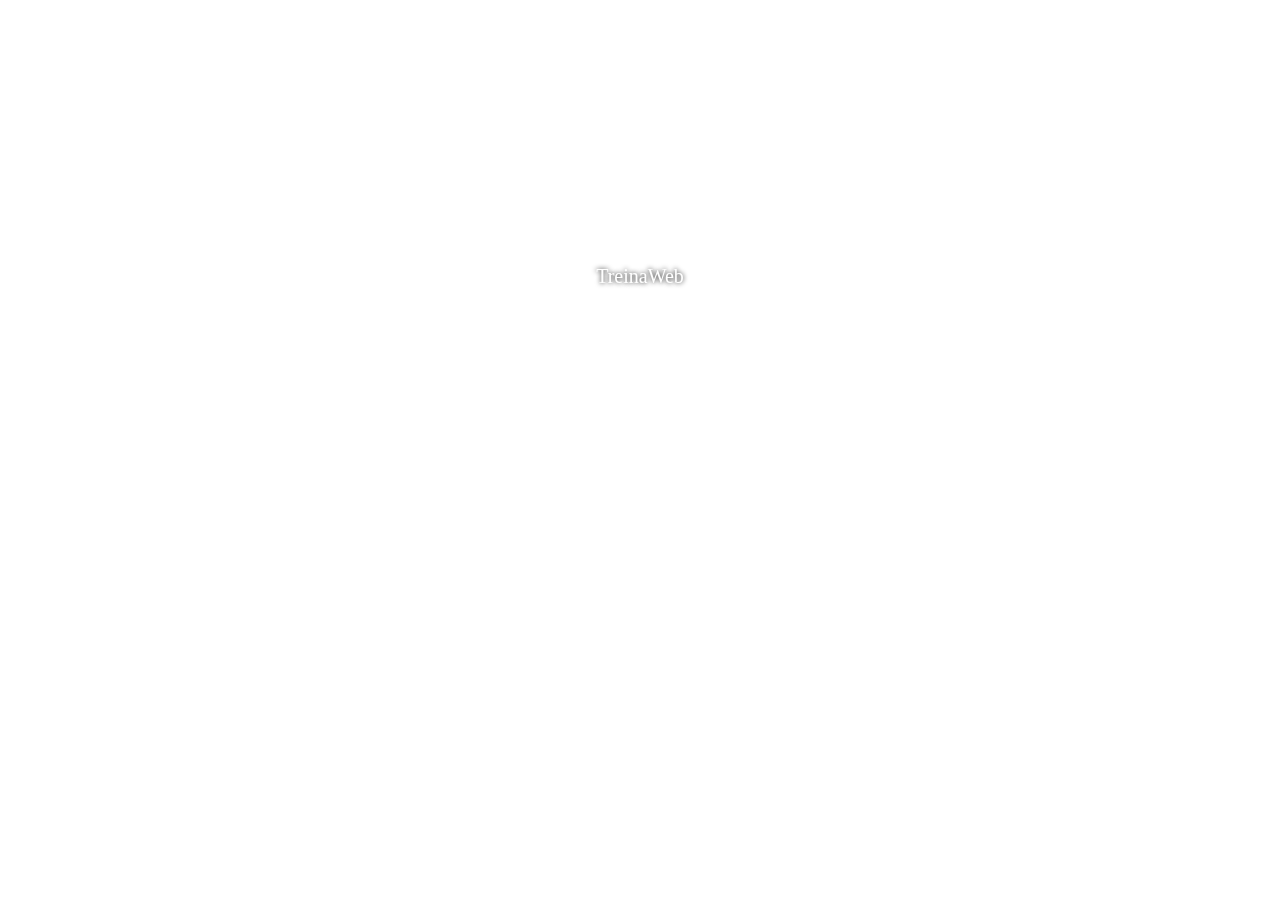
<file: index.html>
<!DOCTYPE html>
<html lang="en">
<head>
    <meta charset="UTF-8">
    <meta http-equiv="X-UA-Compatible" content="IE=edge">
    <meta name="viewport" content="width=device-width, initial-scale=1.0">
    <link rel="stylesheet" href="./style.css">
    <title>Document</title>
</head>
<body>
    <main class="wrapper">
        <section class="section bg1">
          <p class="text" >TreinaWeb</p>
        </section>
        <section class="section bg2">
          <p class="text" >Parallax</p>
        </section>
        <section class="section bg3">
          <p class="text" >CSS</p>
        </section>
      </main>  
 </body>
</html>
</file>
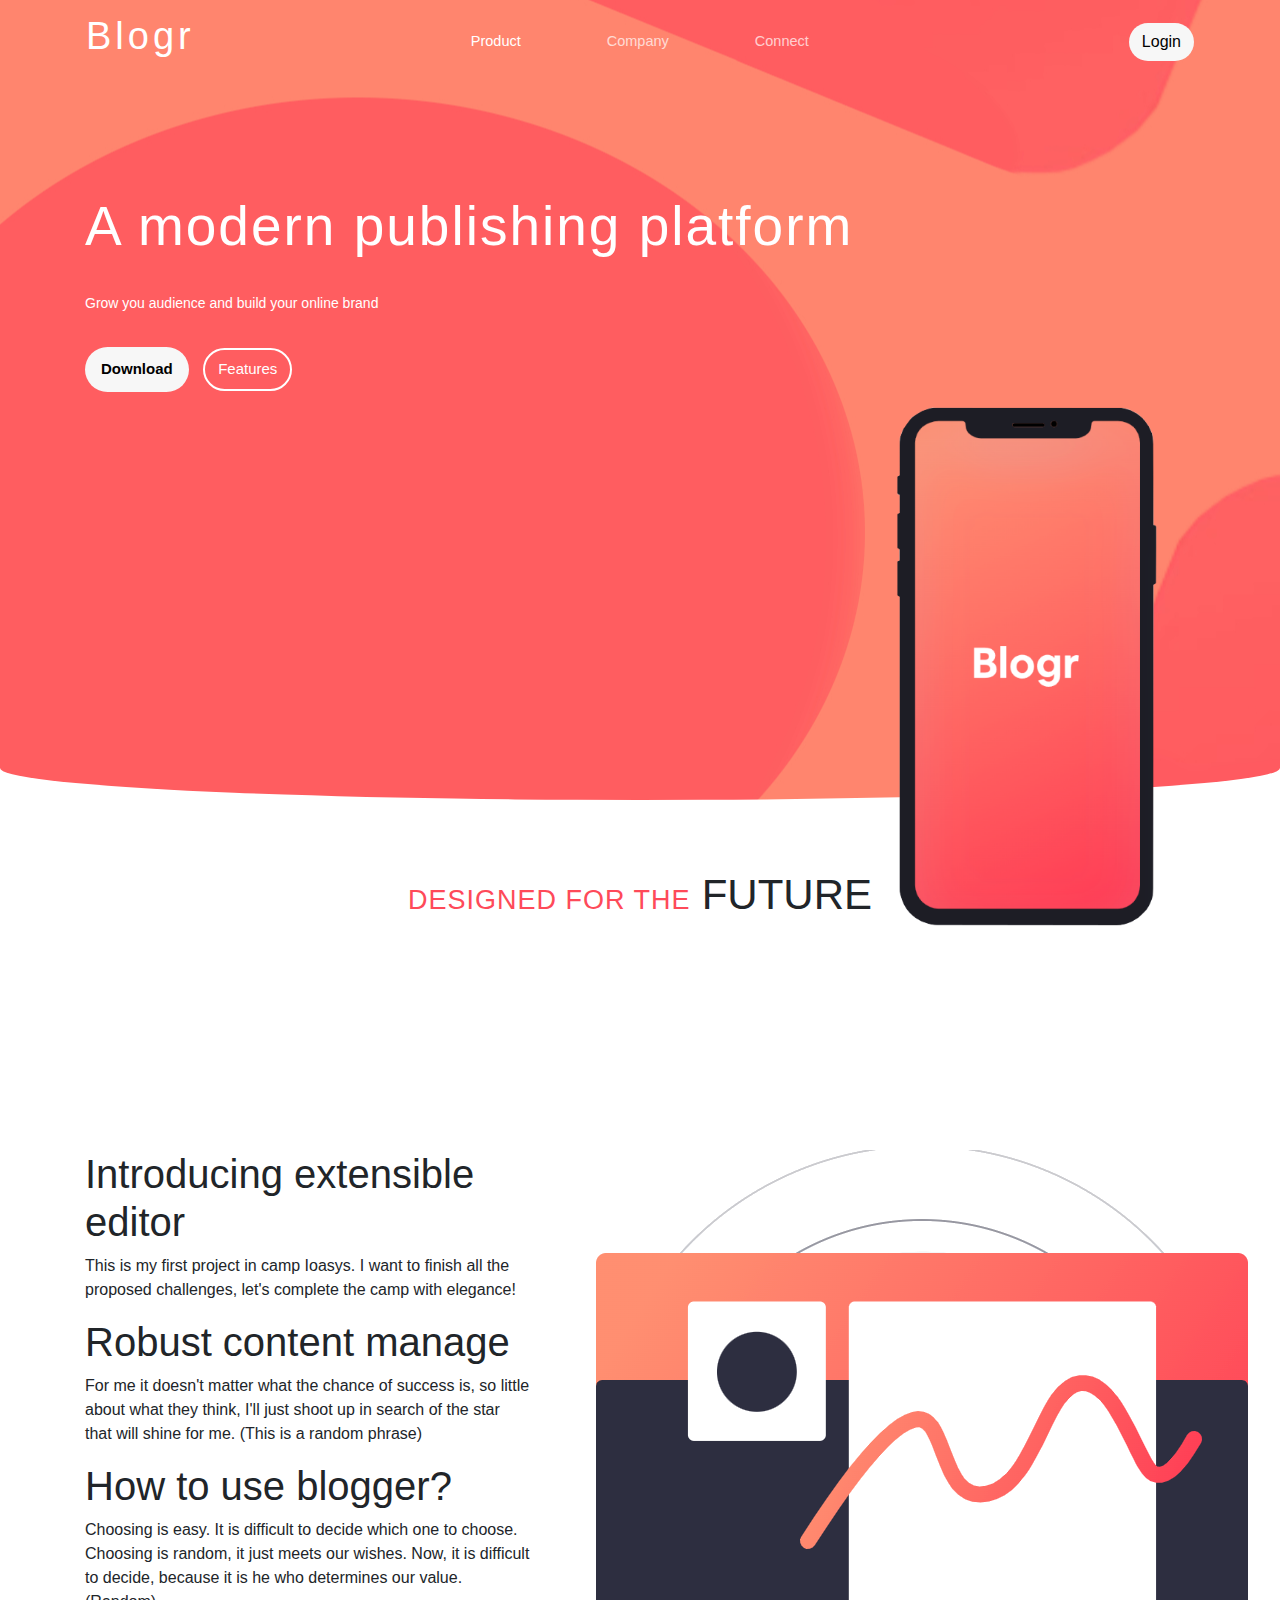
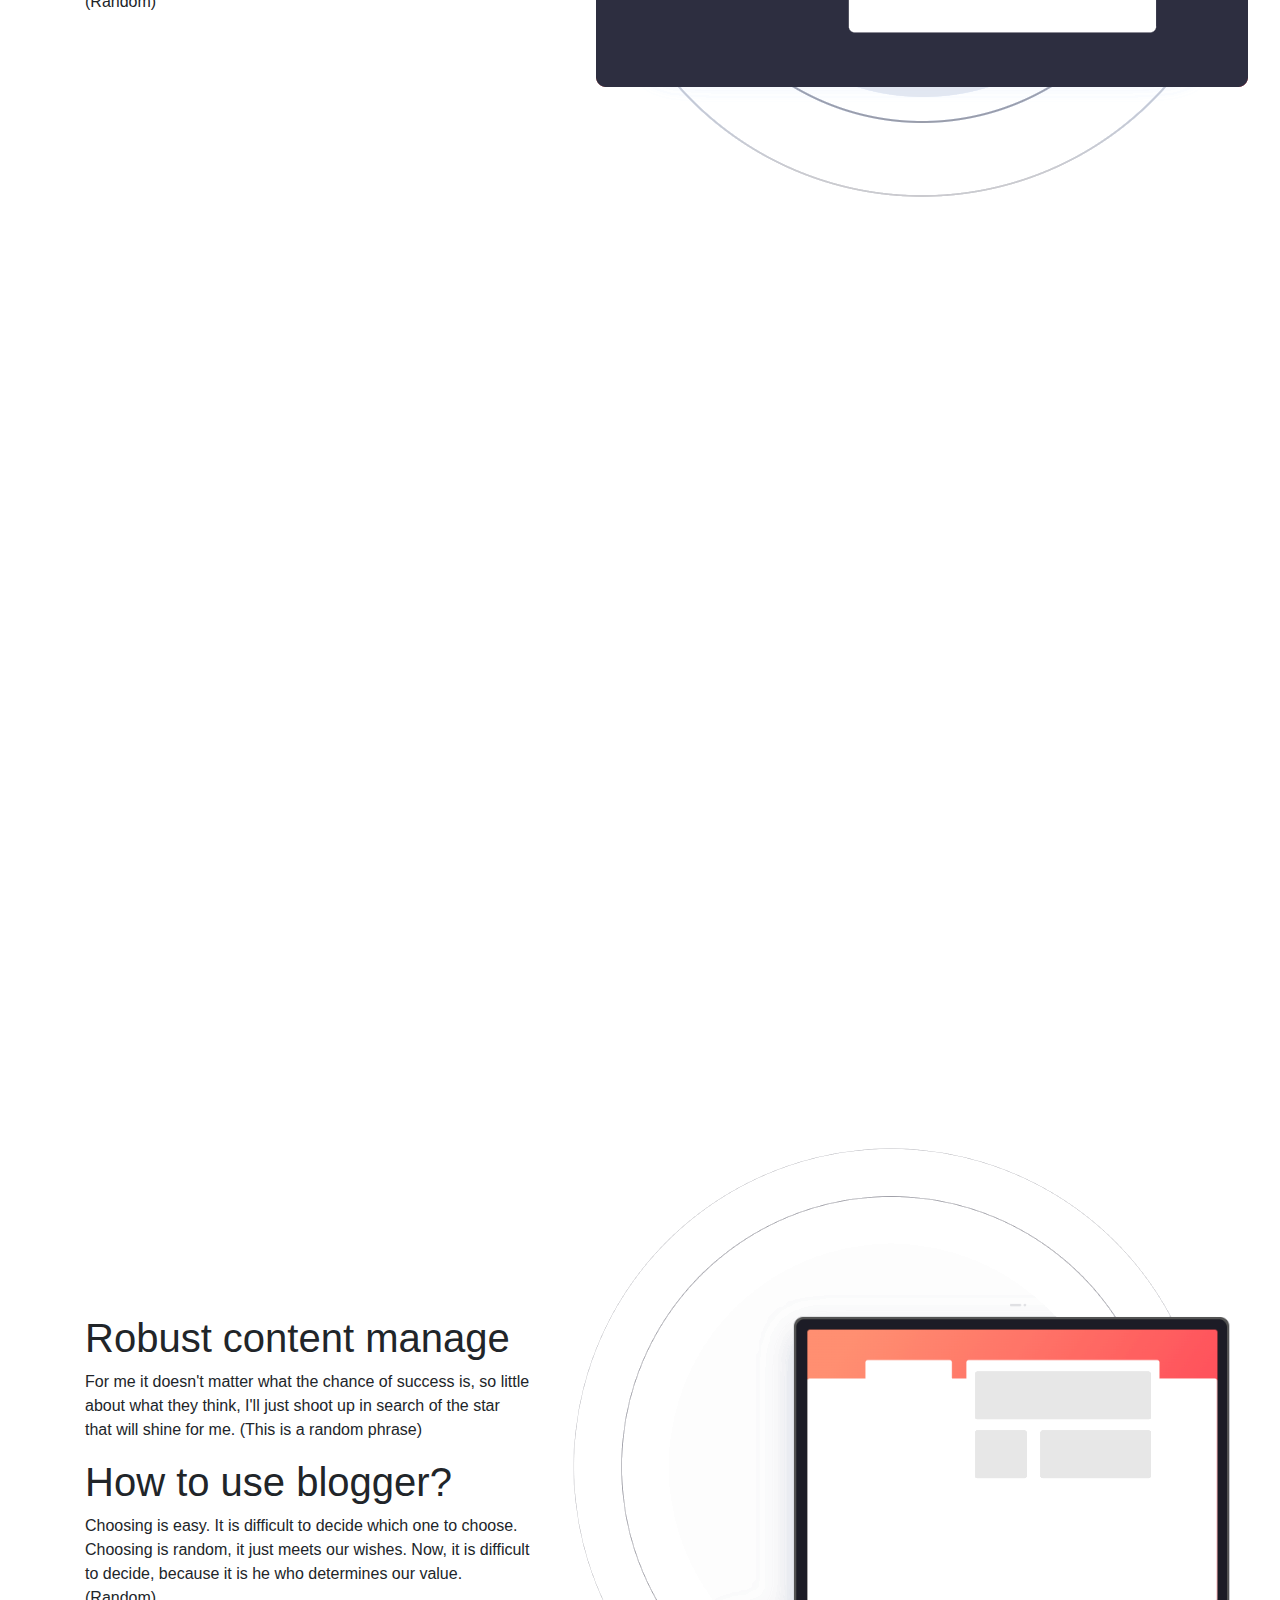
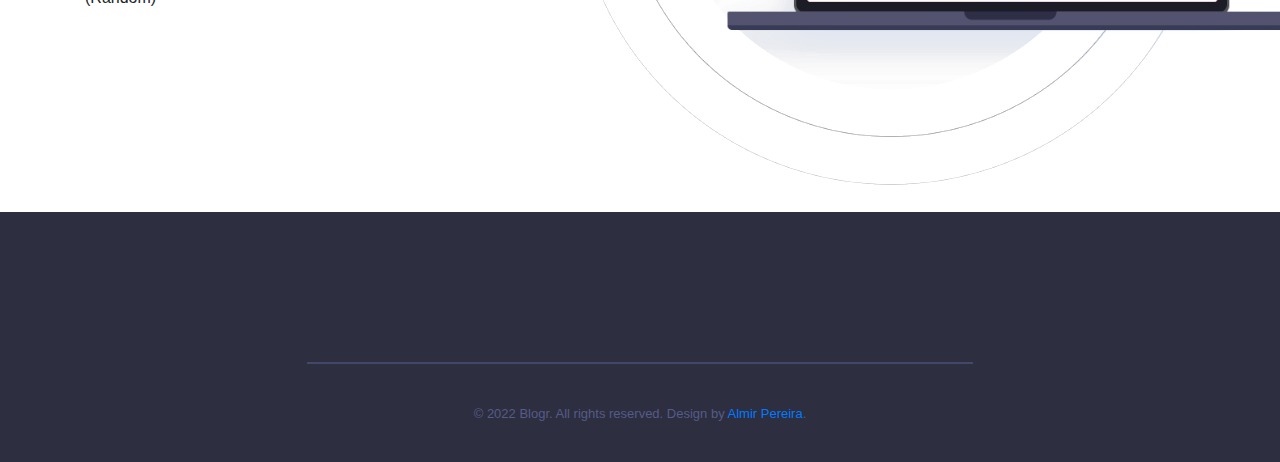
<file: Desafio 2/index.html>
<!DOCTYPE html>
<html lang="en">
<head>
	<meta charset="UTF-8">
	<title>Desafio 2 - Ioasys</title>
	<meta name="viewport" content="width=device-width, initial-scale=1.0">
	<meta name="description" content="Desafio 2 - Camp Ioasys" />
	<meta name="author" content="Almir Pereira" />
	<link rel="stylesheet" href="css/bootstrap.css">
	<link rel="stylesheet" href="css/owl.carousel.css">
	<link rel="stylesheet" href="css/owl.theme.default.min.css">
	<link rel="stylesheet" href="css/animate.css">
	<link rel="stylesheet" href="https://use.fontawesome.com/releases/v5.0.13/css/all.css" integrity="sha384-DNOHZ68U8hZfKXOrtjWvjxusGo9WQnrNx2sqG0tfsghAvtVlRW3tvkXWZh58N9jp" crossorigin="anonymous">
	<link rel="stylesheet" href="css/style.css">
</head>
<body>
<div id="page-wrap">
	<div id="fh5co-hero-wrapper">
		<nav class="container navbar navbar-expand-lg main-navbar-nav navbar-light">
			<a class="navbar-brand" href="">Blogr</a>
			<button class="navbar-toggler" type="button" data-toggle="collapse" data-target="#navbarSupportedContent" aria-controls="navbarSupportedContent" aria-expanded="false" aria-label="Toggle navigation">
				<span class="navbar-toggler-icon"></span>
			</button>

			<div class="collapse navbar-collapse" id="navbarSupportedContent">
				<ul class="navbar-nav nav-items-center ml-auto mr-auto">
					<li class="nav-item active">
						<a class="nav-link" href="#">Product<span class="sr-only">(current)</span></a>
					</li>
					<li class="nav-item">
						<a class="nav-link" href="#" onclick="$('#fh5co-features').goTo();return false;">Company</a>
					</li>
					<li class="nav-item">
						<a class="nav-link" href="#" onclick="$('#fh5co-reviews').goTo();return false;">Connect</a>
					</li>					
				</ul>
				<div class="social-icons-header">
					<a href="https://www.linkedin.com/in/almir-fernandes-6b4176117"><i class="fab fa-linkedin-in"></i></a>
					<a href="https://www.instagram.com/almirfernandes_1/"><i class="fab fa-instagram"></i></a>
					<a href=""><button class="btn btn-md download-btn-first wow fadeInLeft  animated">Login</button></a>
				</div>
			</div>
		</nav>

		<div class="container fh5co-hero-inner">
			<h1 class="animated fadeIn wow" data-wow-delay="0.4s">A modern publishing platform</h1>
			<p class="animated fadeIn wow" data-wow-delay="0.67s">Grow you audience and build your online brand</p>
			<button class="btn btn-md download-btn-first wow fadeInLeft animated" data-wow-delay="0.85s" onclick="$('#fh5co-download').goTo();return false;">Download</button>
			<button class="btn btn-md features-btn-first animated fadeInLeft wow" data-wow-delay="0.95s" onclick="$('#fh5co-features').goTo();return false;">Features</button>
			<img class="fh5co-hero-smartphone animated fadeInRight wow" data-wow-delay="1s" src="img/phone-image.png" alt="Smartphone">
		</div>
	</div>
	<div class="fh5co-advantages-outer">
		<div class="container">
			<h1 class="second-title"><span class="span-perfect">DESIGNED FOR THE</span> <span class="span-features">FUTURE</span></h1>
				
			<div class="row fh5co-advantages-grid-columns wow animated fadeIn" data-wow-delay="0.36s">
	</div>
	</div>


	<!-- ==========================================================================================================
													  INTEREDIÁRIA
		 ========================================================================================================== -->
		<section class="banner_main">
			<div class="container fh5co-hero-inner">
			   <div class="row d_flex">
				  <div class="col-md-5">
					 <div class="text-bg">
						<h1>Introducing extensible editor</h1>
						<p>This is my first project in camp Ioasys. I want to finish all the proposed challenges, let's complete the camp with elegance!</p>
					 </div>
					 <div class="text-bg">
						<h1>Robust content manage</h1>
						<p>For me it doesn't matter what the chance of success is, so little about what they think, I'll just shoot up in search of the star that will shine for me. (This is a random phrase)</p>
					</div>
					<div class="text-bg">
						<h1>How to use blogger?</h1>
						<p>Choosing is easy. It is difficult to decide which one to choose. Choosing is random, it just meets our wishes. Now, it is difficult to decide, because it is he who determines our value.(Random)</p>
					</div>
				  </div>
				  <div class="col-md-7">
					 <div class="text-img">
						<figure><img src="img_2/stonks.png" /></figure>
					 </div>
				  </div>
			   </div>
			</div>
		 </section>
	  </div>
   </header>
		 

	<!-- ==========================================================================================================
													  CONTEUDOS 
		 ========================================================================================================== -->

	<div class="curved-bg-div wow animated fadeIn" data-wow-delay="0.15s"></div>
	<div id="fh5co-features" class="fh5co-features-outer">
		<div class="container">

			<div class="row fh5co-features-grid-columns">

				<div class="col-sm-6 in-order-1 wow animated fadeInLeft" data-wow-delay="0.22s">
					<div class="col-sm-image-container">
						<img class="img-float-left" src="img/smartphone-1.png" alt="smartphone-1">
						<span class="span-new">Art</span>
						<span class="span-free">Blogr</span>
					</div>
				</div>

				<div class="col-sm-6 in-order-2 sm-6-content wow animated fadeInRight" data-wow-delay="0.22s">
					<h1>State of the art infrastucture</h1>
					<p>Lorem ipsum dolor sit amet, consectetur adipisicing elit. Aliquam dolor iste beatae ad adipisci, fugiat dignissimos pariatur, dolore nemo suscipit cum nisi earum voluptates nulla! </p>
				</div>
				</div> <!-- row -->
		</div>
	</div>
	<!-- ==========================================================================================================
                                                 BOTTOM
    ========================================================================================================== -->
	<section class="banner_main">
		<div class="container fh5co-hero-inner">
		   <div class="row d_flex">
			  <div class="col-md-5">
				  
				<br><br><br><br><br><br><br>
				 <div class="text-bg">
					<h1>Robust content manage</h1>
					<p>For me it doesn't matter what the chance of success is, so little about what they think, I'll just shoot up in search of the star that will shine for me. (This is a random phrase)</p>
				</div>
				<div class="text-bg">
					<h1>How to use blogger?</h1>
					<p>Choosing is easy. It is difficult to decide which one to choose. Choosing is random, it just meets our wishes. Now, it is difficult to decide, because it is he who determines our value.(Random)</p>
				</div>
			  </div>
			  <div class="col-md-7">
				 <div class="text-img">
					<figure><img src="img/desktop-image.png" /></figure>
				 </div>
			  </div>
		   </div>
		</div>
	 </section>
  </div>
</header>
	 
	<!-- ==========================================================================================================
                                               FINAL RODAPÉ
    ========================================================================================================== -->

	<footer class="footer-outer">
		<div class="container footer-inner">

			<div class="footer-three-grid wow fadeIn animated" data-wow-delay="0.66s">
				<div class="column-1-3">
					<h1>Blogr</h1>
				</div>
				<div class="column-2-3">
					<nav class="footer-nav">
						<ul>
							<a href="#" onclick="$('#fh5co-hero-wrapper').goTo();return false;"><li>Home</li></a>
							<a href="#" onclick="$('.fh5co-advantages-outer').goTo();return false;"><li>Company</li></a>
							<a href="#" onclick="$('#fh5co-features').goTo();return false;"><li>Connect</li></a>
							
						</ul>
					</nav>
				</div>
				<div class="column-3-3">
					<div class="social-icons-footer">
						<a href="https://www.instagram.com/almirfernandes_1/"><i class="fab fa-instagram"></i></a>
						<a href="https://www.linkedin.com/in/almir-fernandes-6b4176117"><i class="fab fa-linkedin-in"></i></a>
					</div>
				</div>
			</div>

			<span class="border-bottom-footer"></span>

			<p class="copyright">&copy; 2022 Blogr. All rights reserved. Design by <a href="https://www.linkedin.com/in/almir-fernandes-6b4176117" target="_blank">Almir Pereira</a>.</p>

		</div>
	</footer>




</div> <!-- main page wrapper -->
	
	<script src="js/jquery.min.js"></script>
	<script src="js/bootstrap.js"></script>
	<script src="js/owl.carousel.js"></script>
	<script src="js/wow.min.js"></script>
	<script src="js/main.js"></script>
</body>
</html>
</file>
<file: style.css>
body,html{margin:0;padding:0;}
.wrapper {
  height: 100vh;
  overflow-x: hidden;
  perspective: 2px;
    transform-style: preserve-3d;
}

.section {
  position: relative;
  height: 100vh;
  min-height: 700px;
  transform-style: inherit; 
}
.section::before {
  content: " ";
  position: absolute;
  top: 0;
  right: 0;
  bottom: 0;
  left: 0;
  z-index: -1;
  background-size: cover;
  background-repeat: no-repeat;
  background-position: center center;
  transform: translateZ(-1px) scale(1.5);
}

.text{
  position: absolute;
  top: 25%;
  width: 100%;
  padding: 20px 0;
  background-color: rgba(255, 255, 255,0.5);
  color: white;
  text-shadow: 0 0 5px #000;
  font-size: 20px;
  text-align: center;
}
.bg1::before {
  background-image: url('https://conteudo.imguol.com.br/c/entretenimento/c4/2019/05/29/ferrari-sf90-stradale-1559165263449_v2_1x1.jpg');
}

.bg2::before {
  background-image: url('https://quatrorodas.abril.com.br/wp-content/uploads/2020/01/ford-mustang-gt350r-16.jpg?quality=70&strip=info');
}

.bg3::before {
  background-image: url('https://1.bp.blogspot.com/-aSBQGR9x7KU/XPlwwlGE1UI/AAAAAAAAU9E/bKZNUQ0aPkoevfOAgoxqq4oJNRUj0lKtQCLcBGAs/s1600/Novo-Jetta-GLi-2020-084.jpg');
}
</file>
<file: Desafio 2/css/style.css>
/*
	App by FreeHTML5.co
	Twitter: http://twitter.com/fh5co
	URL: http://freehtml5.co
*/
@import url("https://fonts.googleapis.com/css2?family=Righteous&family=Sarala:wght@400;700&display=swap");
* {
  margin: 0px;
  padding: 0px;
  
}

html {
  overflow-x: hidden;
}

.download-btn-first {
  background: #f7f7f7;
}

.download-btn-first:hover {
  background: transparent;
  color: #fff !important;
  border: 2px solid #ffffff;
  border-radius: 55px;
}

.features-btn-first {
  font-weight: 700;
}

.features-btn-first:hover {
  background: #f7f7f7 !important;
  color: #234197 !important;
}

#fh5co-hero-wrapper {
  height: 800px;
  width: 100%;
  background: url("../img/banner-bg.jpg") no-repeat center;
  border-radius: 0 0 50% 50% / 4%;
}

.main-navbar-nav .navbar-brand {
  font-size: 38px;
  letter-spacing: 4px;
  position: relative;
  top: -5px;
  font-weight: 500;
}

.main-navbar-nav {
  color: #fff !important;
}
.main-navbar-nav li {
  color: #fff;
  opacity: .7;
}
.main-navbar-nav .navbar-nav .nav-item a:hover {
  color: #234197 !important;
  -webkit-transition: all .33s ease;
  -moz-transition: all .33s ease;
  -o-transition: all .33s ease;
  -ms-transition: all .33s ease;
  transition: all .33s ease;
}
.main-navbar-nav .active {
  color: #fff !important;
  opacity: 1 !important;
}
.main-navbar-nav a {
  color: #fff !important;
}
.main-navbar-nav .nav-link {
  opacity: 1 !important;
  margin: 0 35px;
  font-size: 14.5px;
  font-weight: 500;
}

.social-icons-header i {
  margin: 15px;
  font-size: 20px;
}

.social-icons-header a:hover i {
  opacity: .6;
  -webkit-transition: all .2s ease;
  -moz-transition: all .2s ease;
  -o-transition: all .2s ease;
  -ms-transition: all .2s ease;
  transition: all .2s ease;
}

.fh5co-hero-inner {
  margin-top: 110px;
  position: relative;
}
.fh5co-hero-inner > h1 {
  color: #fff;
  font-weight: 300;
  font-size: 55px;
  letter-spacing: 2px;
}
.fh5co-hero-inner > p {
  width: 400px;
  font-size: 14px;
  color: #fff;
  margin-top: 30px;
  margin-bottom: 30px;
  line-height: 2em;
}
.fh5co-hero-inner .download-btn-first {
  font-size: 15px;
  padding: 10px 15px;
  font-weight: 700;
  color: #000000;
  border-radius: 55px;
}
.fh5co-hero-inner .features-btn-first {
  font-size: 15px;
  padding: 8px 13px;
  font-weight: 400;
  background: transparent;
  color: #fff;
  margin-left: 10px;
  border: 2px solid #ffffff;
  border-radius: 55px;
}
.fh5co-hero-inner .fh5co-hero-smartphone {
  position: absolute;
  right: 0px;
  top: 120px;
  height: 650px;
}

/* ==========================================================================================================
										ADVANTAGES
   ========================================================================================================== */
.fh5co-advantages-outer {
  padding: 70px;
  height: auto;
  width: 100%;
  overflow: hidden;
}
.fh5co-advantages-outer .span-perfect {
  color: #fe4a59;
  text-transform: uppercase;
  font-size: 27px;
  letter-spacing: 1px;
}
.fh5co-advantages-outer .span-features {
  text-transform: uppercase;
  font-size: 42px;
}
.fh5co-advantages-outer .second-title {
  text-align: center;
  display: block;
}
.fh5co-advantages-outer small {
  display: block;
  text-align: center;
}
.fh5co-advantages-outer .fh5co-advantages-grid-columns {
  margin-top: 120px;
}
.fh5co-advantages-outer .fh5co-advantages-grid-columns .col-sm-4 .grid-image {
  width: 30%;
  float: left;
  padding-right: 30px;
  position: relative;
  top: 1px;
  color: #648cff;
}
.fh5co-advantages-outer .fh5co-advantages-grid-columns .col-sm-4 .grid-title {
  float: left;
  font-size: 20px;
  font-weight: 600;
}
.fh5co-advantages-outer .fh5co-advantages-grid-columns .col-sm-4 .grid-desc {
  float: right;
  font-size: 13px;
  padding-right: 7%;
  width: 70%;
  color: #c7c7c7;
  margin-top: 10px;
  line-height: 1.87em;
}

.fh5co-slider-inner {
  margin-top: 50px;
  margin-bottom: 30px;
}

/* ==========================================================================================================
										SLIDER
   ========================================================================================================== */
.fh5co-slider-outer {
  width: 100%;
  height: auto;
  padding: 70px;
}
.fh5co-slider-outer h1 {
  color: #648cff;
  text-transform: uppercase;
  font-size: 30px;
  font-weight: 600;
  margin-bottom: 10px;
  text-align: center;
}
.fh5co-slider-outer > h1, .fh5co-slider-outer small {
  text-align: center;
  display: block;
}
.fh5co-slider-outer .fh5co-slider-outer {
  margin-top: 50px;
}
.fh5co-slider-outer .carousel-left-arrow {
  position: absolute;
  left: -100px;
  bottom: 250px;
  font-size: 60px;
  color: #ececec;
}
.fh5co-slider-outer .carousel-right-arrow {
  position: absolute;
  right: -100px;
  bottom: 250px;
  font-size: 60px;
  color: #ececec;
}
.fh5co-slider-outer .item img {
  height: 400px;
  width: 200px;
  object-fit: contain;
}

/* ==========================================================================================================
										FEATURES
   ========================================================================================================== */
.curved-bg-div {
  background: url("../img/curved-bgg.jpg") no-repeat;
  background-position: 0px -140px;
  background-size: cover;
  width: 100%;
  height: 300px;
}

.fh5co-features-outer {
  width: 100%;
  height: auto;
  margin-top: -180px;
}
.fh5co-features-outer .col-sm-6 {
  margin-top: 80px;
}
.fh5co-features-outer .col-sm-6 img {
  height: 550px;
}
.fh5co-features-outer .sm-6-content {
  margin-top: 250px;
  position: relative;
}
.fh5co-features-outer .sm-6-content h1 {
  color: #fe4a59;
  text-transform: uppercase;
  font-size: 25px;
  font-weight: 600;
  margin-bottom: 20px;
}
.fh5co-features-outer .sm-6-content p {
  color: #111;
  font-weight: 500;
  font-size: 14.5px;
  line-height: 1.8em;
  width: 450px;
}
.fh5co-features-outer .col-sm-6 .col-sm-image-container {
  position: relative;
  width: 300px;
}
.fh5co-features-outer .col-sm-6 .span-new {
  color: #fff;
  background: #ff6043;
  padding: 18px;
  width: 35px;
  display: inline-block;
  line-height: 30px;
  height: 30px;
  text-align: center;
  border-radius: 50%;
  font-size: 14px;
  box-sizing: initial;
  position: absolute;
  font-weight: 700;
  right: 0;
  top: 140px;
}
.fh5co-features-outer .col-sm-6 .span-free {
  color: #fff;
  background: #3e4062;
  padding: 18px;
  width: 35px;
  display: inline-block;
  line-height: 30px;
  height: 30px;
  text-align: center;
  border-radius: 50%;
  font-size: 14px;
  box-sizing: initial;
  position: absolute;
  left: -35px;
  bottom: -430px;
  font-weight: 700;
}
.fh5co-features-outer .col-sm-6 .span-data {
  color: #7e8c91;
  background: #b8faee;
  padding: 20px;
  width: 40px;
  display: inline-block;
  line-height: 30px;
  height: 30px;
  text-align: center;
  border-radius: 50%;
  font-size: 14px;
  letter-spacing: 1px;
  box-sizing: initial;
  position: absolute;
  top: 140px;
  right: -2px;
  font-weight: 700;
}
.fh5co-features-outer .col-sm-6 .span-percent {
  color: #fff;
  background: #6ca3ff;
  padding: 18px;
  width: 35px;
  display: inline-block;
  line-height: 30px;
  height: 30px;
  text-align: center;
  border-radius: 50%;
  font-size: 14px;
  box-sizing: initial;
  position: absolute;
  left: -35px;
  bottom: -430px;
  font-weight: 700;
}
.fh5co-features-outer .col-sm-6 .circle {
  color: #c3cfe5;
  border: 1px solid #ededed;
  background: #fff;
  padding: 10px;
  width: 35px;
  display: inline-block;
  line-height: 30px;
  height: 30px;
  text-align: center;
  border-radius: 50%;
  font-size: 14px;
  box-sizing: initial;
  position: absolute;
  font-weight: 600;
  box-shadow: 0 0 0 5px #f9f9f9;
}
.fh5co-features-outer .col-sm-6 .circle-first {
  width: 35px;
  display: inline-block;
  line-height: 30px;
  height: 30px;
  text-align: center;
  border-radius: 50%;
  font-size: 14px;
  box-sizing: initial;
  position: absolute;
  margin-left: 0px;
  font-weight: 600;
}
.fh5co-features-outer .col-sm-6 .circle-middle {
  width: 35px;
  display: inline-block;
  line-height: 30px;
  height: 30px;
  text-align: center;
  border-radius: 50%;
  font-size: 14px;
  box-sizing: initial;
  position: absolute;
  margin-left: 50px;
  font-weight: 600;
}
.fh5co-features-outer .col-sm-6 .circle-last {
  width: 35px;
  display: inline-block;
  line-height: 30px;
  height: 30px;
  text-align: center;
  border-radius: 50%;
  font-size: 14px;
  box-sizing: initial;
  position: absolute;
  margin-left: 100px;
  font-weight: 600;
}

/* ==========================================================================================================
										REVIEWS
   ========================================================================================================== */
.fh5co-reviews-outer {
  width: 100%;
  height: 400px;
  padding: 70px;
  margin-top: 100px;
}
.fh5co-reviews-outer .fh5co-reviews-inner {
  margin-top: 100px;
}
.fh5co-reviews-outer > h1 {
  color: #648cff;
  text-transform: uppercase;
  font-size: 30px;
  font-weight: 600;
  margin-bottom: 10px;
  text-align: center;
}
.fh5co-reviews-outer > small {
  text-align: center;
  display: block;
}
.fh5co-reviews-outer .testimonial-desc {
  clear: both;
  padding-top: 30px;
  font-weight: 500;
}
.fh5co-reviews-outer .testimonial-2 {
  margin-left: 50px;
}

/* ==========================================================================================================
										BOTTOM
   ========================================================================================================== */
.fh5co-bottom-outer {
  width: 100%;
  height: 572px;
  background: url("../img/download-section-bg.jpg") no-repeat center;
  margin-top: 120px;
  overflow-x: hidden;
}
.fh5co-bottom-outer .fh5co-bottom-inner {
  margin-top: 270px;
}
.fh5co-bottom-outer .fh5co-bottom-inner .col-sm-6 h1 {
  color: #fff;
  text-transform: uppercase;
  font-size: 30px;
  margin-bottom: 30px;
}
.fh5co-bottom-outer .fh5co-bottom-inner .col-sm-6 p {
  width: 350px;
  color: #fff;
  font-size: 14.5px;
  line-height: 1.85em;
}
.fh5co-bottom-outer .fh5co-bottom-inner .col-sm-6 img {
  margin-top: 25px;
}

   /* ==========================================================================================================
										SUB FOOTER
   ========================================================================================================== */
.img-float-left {
  float: left;
}

.img-float-right {
  float: right;
}

.footer-outer {
  width: 100%;
  padding: 50px;
  height: 250px;
  background: #2d2e40;
  overflow: hidden;
}
.footer-outer .footer-inner {
  width: 100%;
  height: inherit;
}
.footer-outer .social-icons-footer i {
  margin: 15px;
  font-size: 20px;
}
.footer-outer .social-icons-footer a:hover i {
  opacity: .6;
  -webkit-transition: all .2s ease;
  -moz-transition: all .2s ease;
  -o-transition: all .2s ease;
  -ms-transition: all .2s ease;
  transition: all .2s ease;
}
.footer-outer .footer-three-grid {
  width: 1140px;
  margin: 0 auto;
  height: 50px;
  text-align: center;
}
.footer-outer .column-1-3 {
  width: 20%;
  float: left;
  height: 50px;
}
.footer-outer .column-1-3 h1 {
  font-size: 38px;
  letter-spacing: 3px;
  position: relative;
  top: -5px;
  font-weight: 600;
  color: #fff;
}
.footer-outer .column-2-3 {
  width: 60%;
  float: left;
  height: 50px;
}
.footer-outer .column-3-3 {
  width: 20%;
  float: left;
  height: 50px;
}
.footer-outer .column-3-3 a {
  color: #b5b5c8;
}
.footer-outer .column-3-3 .social-icons-header a:hover {
  color: #fff;
  opacity: 1;
  -webkit-transition: color .2s ease;
  -o-transition: color .2s ease;
  transition: color .2s ease;
}
.footer-outer .footer-nav ul {
  list-style: none;
  text-align: center;
}
.footer-outer .footer-nav ul li {
  display: inline-block;
  line-height: 50px;
  color: #b5b5c8;
  margin: 0 30px;
  font-size: 14px;
}
.footer-outer .footer-nav ul li:hover {
  color: #fff;
  -webkit-transition: color .2s ease-in-out;
  -o-transition: color .2s ease-in-out;
  transition: color .2s ease-in-out;
}
.footer-outer .footer-nav ul .active {
  color: #fff;
}
.footer-outer .footer-nav ul li a {
  color: #fff;
  text-decoration: none;
}
.footer-outer .border-bottom-footer {
  height: 1px;
  width: 60%;
  margin: 0 auto;
  border: 1px solid #434769;
  display: block;
  margin-top: 50px;
}
.footer-outer .copyright {
  color: #565b87;
  text-align: center;
  font-size: 13px;
  padding: 40px 0;
}

.google-play-btn {
  margin-left: 10px;
}

/* ==========================================================================================================
                                       RESPONSIVE STYLING
  ========================================================================================================== */
@media screen and (max-width: 1400px) {
  body {
    overflow-x: hidden;
  }

  .fh5co-hero-inner .fh5co-hero-smartphone {
    position: absolute;
    right: 50px;
    top: 200px;
    height: 550px;
  }

  .curved-bg-div {
    background-position: 100% -20px;
  }

  .footer-outer .footer-three-grid {
    width: 100%;
  }
}
@media screen and (max-width: 1200px) {
  body {
    overflow-x: hidden;
  }

  .fh5co-hero-inner .fh5co-hero-smartphone {
    position: absolute;
    right: -15px;
    top: 200px;
    height: 550px;
  }
}
@media screen and (max-width: 993px) {
  body {
    overflow-x: hidden;
  }

  #fh5co-hero-wrapper {
    height: 95vh;
  }

  .fh5co-hero-inner {
    margin-top: 30px;
  }

  .fh5co-hero-inner .fh5co-hero-smartphone {
    position: absolute;
    left: 0;
    right: 0;
    margin-left: auto;
    margin-right: auto;
    top: 270px;
    height: 460px;
    margin-top: 110px;
  }

  .fh5co-advantages-outer {
    margin-top: 50px;
    padding-bottom: 0;
  }

  .fh5co-advantages-outer .fh5co-advantages-grid-columns .col-sm-4 .grid-image {
    width: 60px;
    float: none;
    display: block;
    margin: 0 auto;
    padding-right: 0px;
    margin-bottom: 20px;
    position: relative;
    top: 1px;
  }

  .fh5co-advantages-outer .fh5co-advantages-grid-columns .col-sm-4 .grid-title {
    float: none;
    text-align: center;
  }

  .fh5co-advantages-outer .fh5co-advantages-grid-columns .col-sm-4 .grid-desc {
    float: none;
    width: 100%;
    text-align: center;
  }

  .fh5co-slider-outer .fh5co-slider-outer {
    margin-top: 0px;
  }

  .fh5co-features-outer {
    margin-top: -100px;
  }

  .fh5co-features-outer .sm-6-content p {
    width: 100%;
  }

  .footer-outer .footer-nav ul li {
    margin: 0 10px;
  }

  .footer-outer .social-icons-footer i {
    margin: 15px 10px;
    font-size: 20px;
  }
}
@media screen and (max-width: 993px) {
  .fh5co-features-grid-columns .col-sm-6 {
    -ms-flex: 0 0 50%;
    flex: 0 0 100%;
    width: 100%;
    max-width: 100%;
    margin: 30px auto;
    text-align: center;
  }

  .fh5co-features-outer .col-sm-6 .col-sm-image-container {
    position: relative;
    width: 295px !important;
    text-align: center;
    margin: 15px auto 0;
  }

  .no-float {
    float: none !important;
  }

  .fh5co-slider-outer .carousel-right-arrow {
    position: absolute;
    right: -70px;
    bottom: 250px;
    font-size: 60px;
    color: #ececec;
  }

  .fh5co-slider-outer .carousel-left-arrow {
    position: absolute;
    left: -70px;
    bottom: 250px;
    font-size: 60px;
    color: #ececec;
  }

  .img-float-right {
    float: none;
  }

  .img-float-left {
    float: none;
  }

  .fh5co-features-outer .col-sm-6 .span-percent, .fh5co-features-outer .col-sm-6 .span-free {
    left: -15px;
    bottom: 140px;
  }

  .fh5co-features-outer .col-sm-6 .span-new {
    right: -10px;
  }

  .fh5co-features-outer .col-sm-6 .span-data {
    right: -15px;
  }

  .fh5co-features-outer .col-sm-6 .circle {
    position: static;
    display: inline-block;
    margin: 25px 5px;
  }

  .fh5co-advantages-outer .second-title {
    margin-top: 60px;
  }

  .fh5co-features-grid-columns {
    display: flex;
    flex-direction: column;
  }
  .fh5co-features-grid-columns .in-order-4 {
    order: 1;
  }
  .fh5co-features-grid-columns .in-order-3 {
    order: 2;
  }

  .fh5co-reviews-outer {
    padding: 0;
  }

  .navbar-light .navbar-toggler {
    color: #fff !important;
    border-color: #c7c7c7 !important;
  }

  .navbar-light .navbar-nav .nav-link {
    margin: 0;
    width: 100%;
  }

  .social-icons-header i:first-of-type {
    margin-right: 10px !important;
    margin-left: 0 !important;
    font-size: 30px;
  }
}
@media screen and (max-width: 800px) {
  .fh5co-hero-inner > h1 {
    color: #fff;
    font-weight: 300;
    font-size: 45px;
    letter-spacing: 2px;
  }

  #fh5co-hero-wrapper {
    height: 800px;
  }

  .fh5co-advantages-outer .fh5co-advantages-grid-columns {
    margin-top: 40px;
  }

  .fh5co-advantages-grid-columns .col-sm-4 {
    -ms-flex: 0 0 100%;
    flex: 0 0 100%;
    width: 100%;
    max-width: 100%;
    margin: 30px auto;
    text-align: center;
  }

  .fh5co-hero-inner .fh5co-hero-smartphone {
    height: 420px;
    top: 310px;
  }

  .fh5co-advantages-outer .second-title {
    margin-top: 60px;
  }

  .fh5co-bottom-outer {
    margin-top: 40px;
    overflow: hidden;
  }

  .fh5co-bottom-outer .fh5co-bottom-inner {
    margin-top: 50px;
  }

  .fh5co-slider-outer {
    padding: 0;
  }

  .fh5co-slider-outer .carousel-left-arrow {
    left: 50px;
    font-size: 50px;
    bottom: 190px;
  }

  .fh5co-slider-outer .carousel-right-arrow {
    right: 50px;
    font-size: 50px;
    bottom: 190px;
  }

  .fh5co-reviews-inner .col-sm-5 {
    -ms-flex: 0 0 75%;
    flex: 0 0 75%;
    width: 75%;
    max-width: 75%;
    margin: 30px auto;
    text-align: center;
  }

  .fh5co-slider-outer .item img {
    height: 300px;
  }

  .fh5co-reviews-outer {
    height: auto;
  }

  .fh5co-reviews-outer .fh5co-reviews-inner {
    margin-top: 50px;
  }

  .fh5co-bottom-outer {
    background-position: center bottom;
    overflow: hidden;
    height: auto;
  }

  .fh5co-bottom-inner {
    overflow: hidden;
    padding-bottom: 50px;
    text-align: center;
  }

  .overlay {
    width: 100%;
    height: 100%;
    background: rgba(0, 0, 0, 0.6);
    overflow-x: hidden;
  }

  .fh5co-bottom-outer .fh5co-bottom-inner .col-sm-6 p {
    width: 90%;
    margin: 0 auto;
  }

  .footer-outer {
    height: auto;
    padding: 20px;
  }

  .footer-outer .column-1-3 {
    width: 100%;
    float: none;
    height: auto;
    padding-top: 30px;
  }

  .footer-outer .column-2-3 {
    width: 100%;
    float: none;
    height: auto;
  }

  .footer-outer .column-3-3 {
    width: 100%;
    float: left;
    height: auto;
    margin: 15px 0;
  }

  .footer-outer .copyright {
    margin-top: 30px;
    padding: 10px 0;
  }

  .footer-outer .border-bottom-footer {
    height: 1px;
    width: 100%;
    margin: 0 auto;
    border: 1px solid #434769;
    display: block;
    margin-top: 100px;
  }
}
@media screen and (max-width: 520px) {
  #fh5co-hero-wrapper {
    height: 900px;
  }

  .fh5co-hero-inner > h1 {
    font-size: 40px;
  }

  .fh5co-hero-inner > p {
    width: 100%;
  }

  .fh5co-hero-inner {
    text-align: center;
  }

  .fh5co-hero-inner .fh5co-hero-smartphone {
    height: 450px;
    top: 420px;
    margin-top: 70px;
  }

  .social-icons-header i:first-of-type {
    font-size: 22px;
  }

  .fh5co-slider-outer .carousel-left-arrow {
    left: 0;
  }

  .fh5co-slider-outer .carousel-right-arrow {
    right: 0;
  }

  .fh5co-slider-inner {
    margin-top: 50px;
    margin-bottom: 30px;
  }

  .fh5co-reviews-inner .col-sm-5 {
    -ms-flex: 0 0 90%;
    flex: 0 0 90%;
    width: 90%;
    max-width: 90%;
    margin: 30px auto;
    text-align: center;
  }

  .fh5co-advantages-outer .span-perfect {
    margin-top: 80px;
    font-size: 18px;
    margin-bottom: 15px;
    display: block;
    width: 100%;
    text-align: center;
  }

  .fh5co-advantages-outer .span-features {
    font-size: 24px;
    display: block;
    width: 100%;
    text-align: center;
  }
}
</file>
